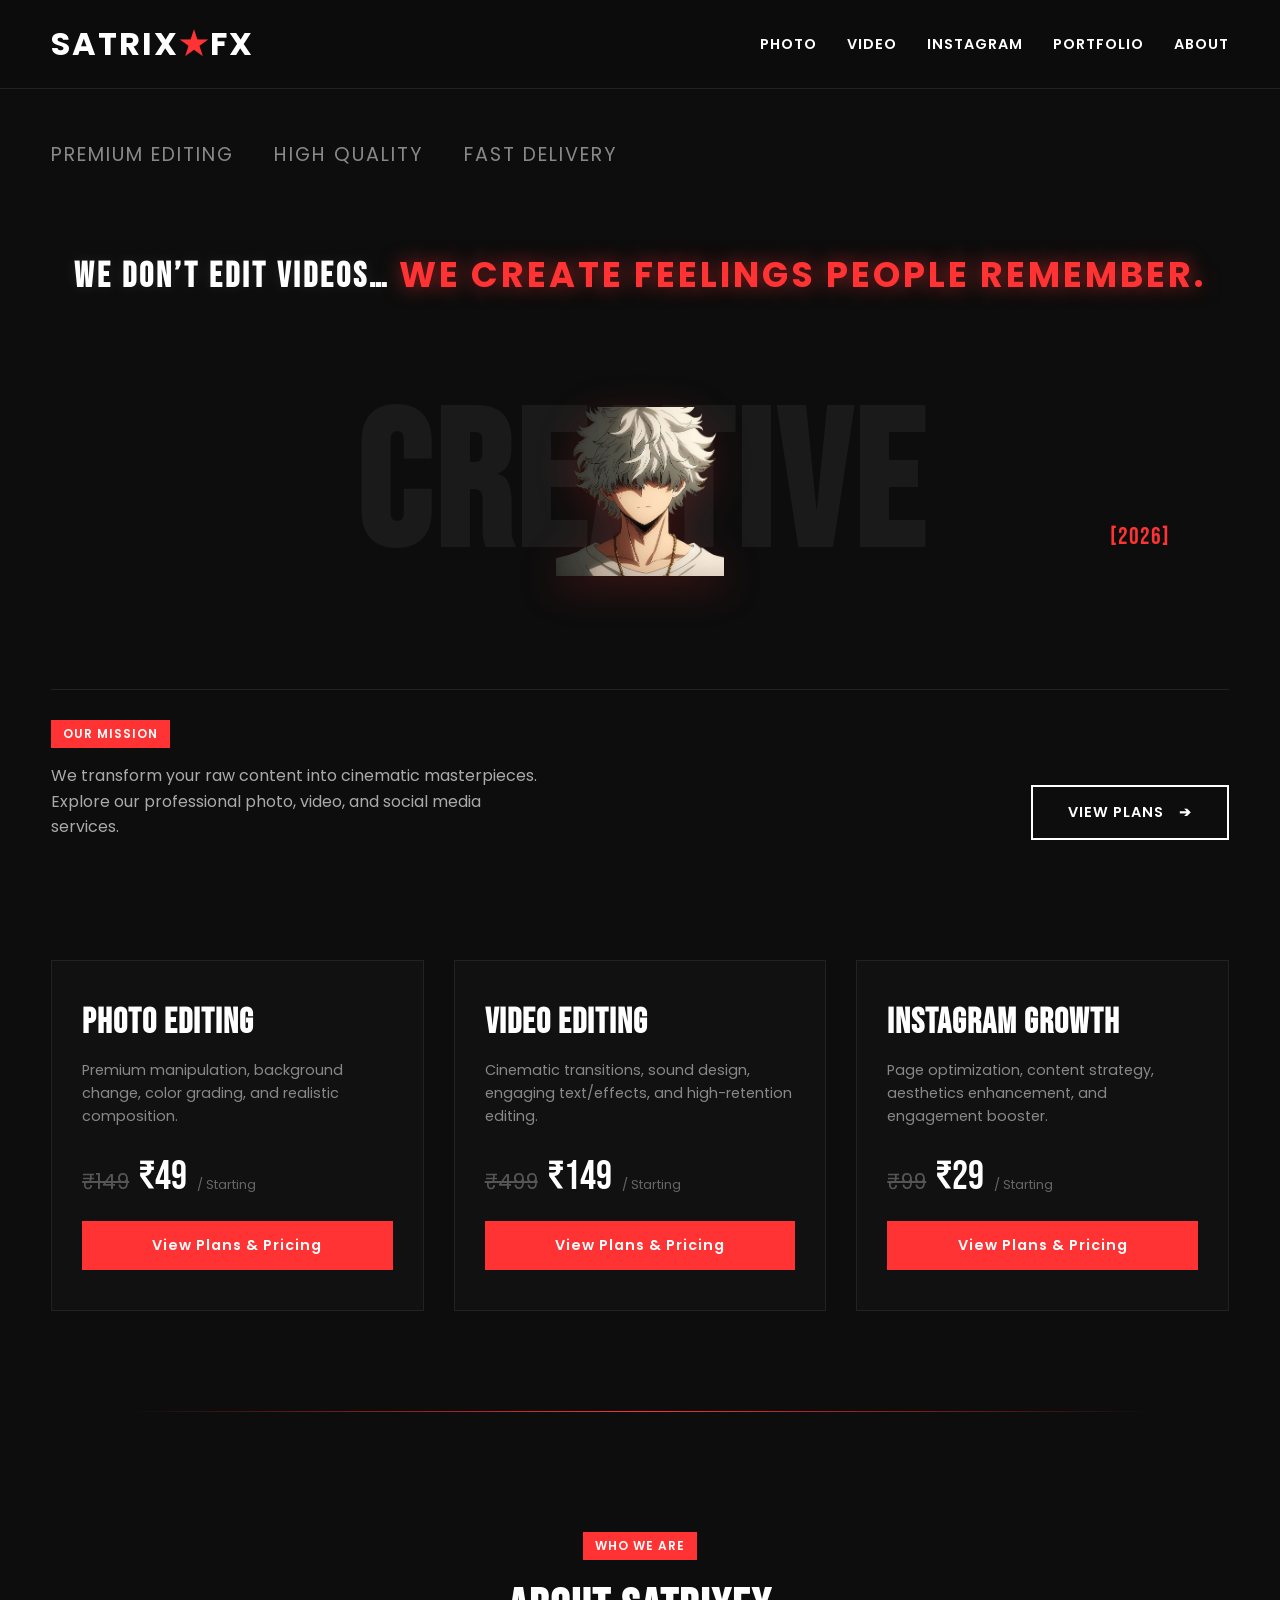
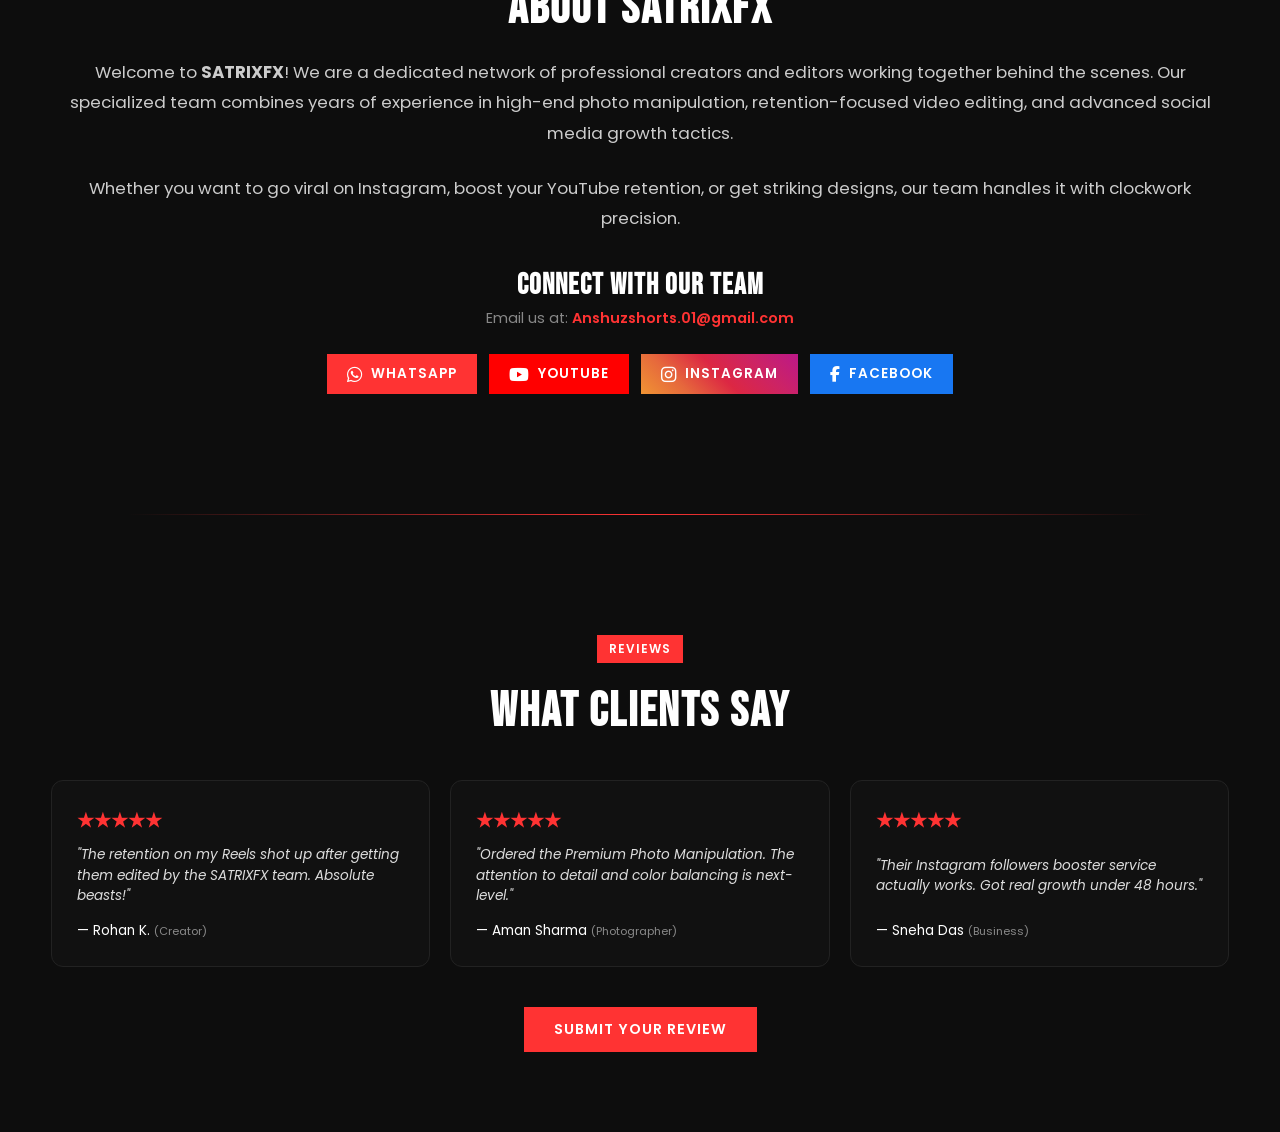
<file: index.html>
<!DOCTYPE html>
<html lang="en">
<head>
    <meta charset="UTF-8">
    <meta name="viewport" content="width=device-width, initial-scale=1.0">
    <title>SATRIXFX - Creative Agency</title>
    <link rel="stylesheet" href="style.css">
    <link href="https://fonts.googleapis.com/css2?family=Bebas+Neue&family=Poppins:wght@300;400;600&display=swap" rel="stylesheet">
    <link rel="stylesheet" href="https://cdnjs.cloudflare.com/ajax/libs/font-awesome/6.4.0/css/all.min.css">
    <style>
        html {
            scroll-behavior: smooth;
        }
        .premium-quote-box {
            width: 100%;
            text-align: center;
            margin-bottom: 20px;
            z-index: 10;
        }
        .premium-quote-box h2 {
            font-family: 'Bebas Neue', sans-serif;
            font-size: 2.2rem;
            letter-spacing: 3px;
            color: #ffffff;
            text-shadow: 0 0 15px rgba(255, 255, 255, 0.1);
            text-transform: uppercase;
            line-height: 1.3;
        }
        .premium-quote-box h2 span {
            color: #ff3333;
            text-shadow: 0 0 20px rgba(255, 51, 51, 0.6);
        }
        @media (max-width: 768px) {
            .premium-quote-box h2 {
                font-size: 1.4rem;
                letter-spacing: 1.5px;
                padding: 0 15px;
            }
        }
    </style>
</head>
<body>

    <header class="navbar">
        <div class="logo"><a href="index.html" style="color:inherit; text-decoration:none;">SATRIX<span>★</span>FX</a></div>
        
        <div class="menu-toggle" id="mobile-menu">
            <span></span>
            <span></span>
            <span></span>
        </div>

        <nav class="nav-links" id="nav-menu">
            <a href="photo.html">PHOTO</a>
            <a href="video.html">VIDEO</a>
            <a href="instagram.html">INSTAGRAM</a>
            <a href="portfolio.html">PORTFOLIO</a>
            <a href="about.html">ABOUT</a>
        </nav>
    </header>

    <main class="hero-container">
        <div class="cast-bar">
            <span>PREMIUM EDITING</span>
            <span>HIGH QUALITY</span>
            <span>FAST DELIVERY</span>
        </div>

        <div class="premium-quote-box">
            <h2>We don’t edit videos… <span>we create feelings people remember.</span></h2>
        </div>

        <div class="main-visual" style="margin-top: 10px;">
            <h1 class="bg-title">CREATIVE</h1>
            <img src="Picsart_26-05-30_20-10-36-364.png" alt="SATRIXFX Visual" class="character-img">
            <span class="year-badge">[2026]</span>
        </div>

        <section class="info-panel">
            <div class="panel-left">
                <div class="brand-badge">OUR MISSION</div>
                <p class="description">We transform your raw content into cinematic masterpieces. Explore our professional photo, video, and social media services.</p>
            </div>
            <div class="panel-right">
                <a href="#all-services" class="cta-btn">VIEW PLANS <span>➔</span></a>
            </div>
        </section>
    </main>

    <section class="services-container" id="all-services">
        <div class="service-card">
            <h2 class="service-title">PHOTO EDITING</h2>
            <p class="service-desc">Premium manipulation, background change, color grading, and realistic composition.</p>
            <div class="price-tag"><span class="old-price">₹149</span> ₹49<span class="per-service"> / Starting</span></div>
            <a href="photo.html" class="whatsapp-btn">View Plans & Pricing</a>
        </div>

        <div class="service-card">
            <h2 class="service-title">VIDEO EDITING</h2>
            <p class="service-desc">Cinematic transitions, sound design, engaging text/effects, and high-retention editing.</p>
            <div class="price-tag"><span class="old-price">₹499</span> ₹149<span class="per-service"> / Starting</span></div>
            <a href="video.html" class="whatsapp-btn">View Plans & Pricing</a>
        </div>

        <div class="service-card">
            <h2 class="service-title">INSTAGRAM GROWTH</h2>
            <p class="service-desc">Page optimization, content strategy, aesthetics enhancement, and engagement booster.</p>
            <div class="price-tag"><span class="old-price">₹99</span> ₹29<span class="per-service"> / Starting</span></div>
            <a href="instagram.html" class="whatsapp-btn">View Plans & Pricing</a>
        </div>
    </section>

    <hr style="border: 0; height: 1px; background: linear-gradient(to right, transparent, #ff3333, transparent); margin: 40px auto; max-width: 80%;" />

    <section class="home-section-scroll" id="home-about" style="text-align: center;">
        <div class="brand-badge" style="margin-bottom: 20px;">WHO WE ARE</div>
        <h2 style="font-family: 'Bebas Neue', sans-serif; font-size: 3rem; letter-spacing: 2px; margin-bottom: 20px;">ABOUT SATRIXFX</h2>
        
        <p style="font-size: 1.05rem; line-height: 1.8; color: #ccc; margin-bottom: 25px;">
            Welcome to <strong>SATRIXFX</strong>! We are a dedicated network of professional creators and editors working together behind the scenes. Our specialized team combines years of experience in high-end photo manipulation, retention-focused video editing, and advanced social media growth tactics.
        </p>
        <p style="font-size: 1.05rem; line-height: 1.8; color: #ccc; margin-bottom: 35px;">
            Whether you want to go viral on Instagram, boost your YouTube retention, or get striking designs, our team handles it with clockwork precision.
        </p>

        <h4 style="font-family: 'Bebas Neue', sans-serif; font-size: 1.8rem; letter-spacing: 1px; color: #fff; margin-bottom: 5px;">CONNECT WITH OUR TEAM</h4>
        <p style="color: #888; font-size: 0.9rem; margin-bottom: 25px;">Email us at: <a href="mailto:Anshuzshorts.01@gmail.com" style="color: #ff3333; text-decoration: none; font-weight: 600;">Anshuzshorts.01@gmail.com</a></p>

        <div style="display: flex; justify-content: center; align-items: center; gap: 12px; flex-wrap: wrap; margin-top: 20px;">
            <a href="https://wa.me/917061116240" target="_blank" class="whatsapp-btn" style="padding: 10px 20px; font-size: 0.85rem; display: inline-flex; align-items: center; gap: 8px;">
                <i class="fa-brands fa-whatsapp" style="font-size: 1.1rem;"></i> WHATSAPP
            </a>
            <a href="https://youtube.com/@satrixfx?si=AI3D6oIpqXQX8vYL" target="_blank" class="whatsapp-btn" style="padding: 10px 20px; font-size: 0.85rem; background: #ff0000; display: inline-flex; align-items: center; gap: 8px;">
                <i class="fa-brands fa-youtube" style="font-size: 1.1rem;"></i> YOUTUBE
            </a>
            <a href="https://www.instagram.com/satrixfx?igsh=cHRncHo0bWh2MG1n" target="_blank" class="whatsapp-btn" style="padding: 10px 20px; font-size: 0.85rem; background: linear-gradient(45deg, #f09433, #e6683c, #dc2743, #cc2366, #bc1888); display: inline-flex; align-items: center; gap: 8px;">
                <i class="fa-brands fa-instagram" style="font-size: 1.1rem;"></i> INSTAGRAM
            </a>
            <a href="https://www.facebook.com/share/1CraJXpLmk/" target="_blank" class="whatsapp-btn" style="padding: 10px 20px; font-size: 0.85rem; background: #1877f2; display: inline-flex; align-items: center; gap: 8px;">
                <i class="fa-brands fa-facebook-f" style="font-size: 1rem;"></i> FACEBOOK
            </a>
        </div>
    </section>

    <hr style="border: 0; height: 1px; background: linear-gradient(to right, transparent, #ff3333, transparent); margin: 40px auto; max-width: 80%;" />

    <section class="home-section-scroll" id="home-feedback">
        <div style="text-align: center; margin-bottom: 40px;">
            <div class="brand-badge" style="margin-bottom: 20px;">REVIEWS</div>
            <h2 style="font-family: 'Bebas Neue', sans-serif; font-size: 3rem; letter-spacing: 2px;"> WHAT CLIENTS SAY</h2>
        </div>

        <div style="display: grid; grid-template-columns: repeat(auto-fit, minmax(280px, 1fr)); gap: 20px;">
            <div class="service-card" style="padding: 25px; border-radius: 12px;">
                <h3 style="color: #ff3333; margin-bottom: 10px;">★★★★★</h3>
                <p style="font-style: italic; color: #ddd; font-size: 0.85rem; line-height: 1.5; margin-bottom: 15px;">"The retention on my Reels shot up after getting them edited by the SATRIXFX team. Absolute beasts!"</p>
                <div style="font-size: 0.85rem; color: #fff;">— Rohan K. <span style="font-size: 0.7rem; color: #888;">(Creator)</span></div>
            </div>

            <div class="service-card" style="padding: 25px; border-radius: 12px;">
                <h3 style="color: #ff3333; margin-bottom: 10px;">★★★★★</h3>
                <p style="font-style: italic; color: #ddd; font-size: 0.85rem; line-height: 1.5; margin-bottom: 15px;">"Ordered the Premium Photo Manipulation. The attention to detail and color balancing is next-level."</p>
                <div style="font-size: 0.85rem; color: #fff;">— Aman Sharma <span style="font-size: 0.7rem; color: #888;">(Photographer)</span></div>
            </div>

            <div class="service-card" style="padding: 25px; border-radius: 12px;">
                <h3 style="color: #ff3333; margin-bottom: 10px;">★★★★★</h3>
                <p style="font-style: italic; color: #ddd; font-size: 0.85rem; line-height: 1.5; margin-bottom: 15px;">"Their Instagram followers booster service actually works. Got real growth under 48 hours."</p>
                <div style="font-size: 0.85rem; color: #fff;">— Sneha Das <span style="font-size: 0.7rem; color: #888;">(Business)</span></div>
            </div>
        </div>

        <div style="text-align: center; margin-top: 40px;">
            <a href="https://wa.me/917061116240?text=Hi, I want to give a feedback about your service:" target="_blank" class="whatsapp-btn" style="display: inline-block; padding: 12px 30px;">SUBMIT YOUR REVIEW</a>
        </div>
    </section>

    <script>
        const mobileMenu = document.getElementById('mobile-menu');
        const navMenu = document.getElementById('nav-menu');
        const scrollLinks = document.querySelectorAll('.scroll-link');

        mobileMenu.addEventListener('click', () => {
            navMenu.classList.toggle('active');
        });

        scrollLinks.forEach(link => {
            link.addEventListener('click', () => {
                navMenu.classList.remove('active');
            });
        });
    </script>

</body>
</html>
</file>
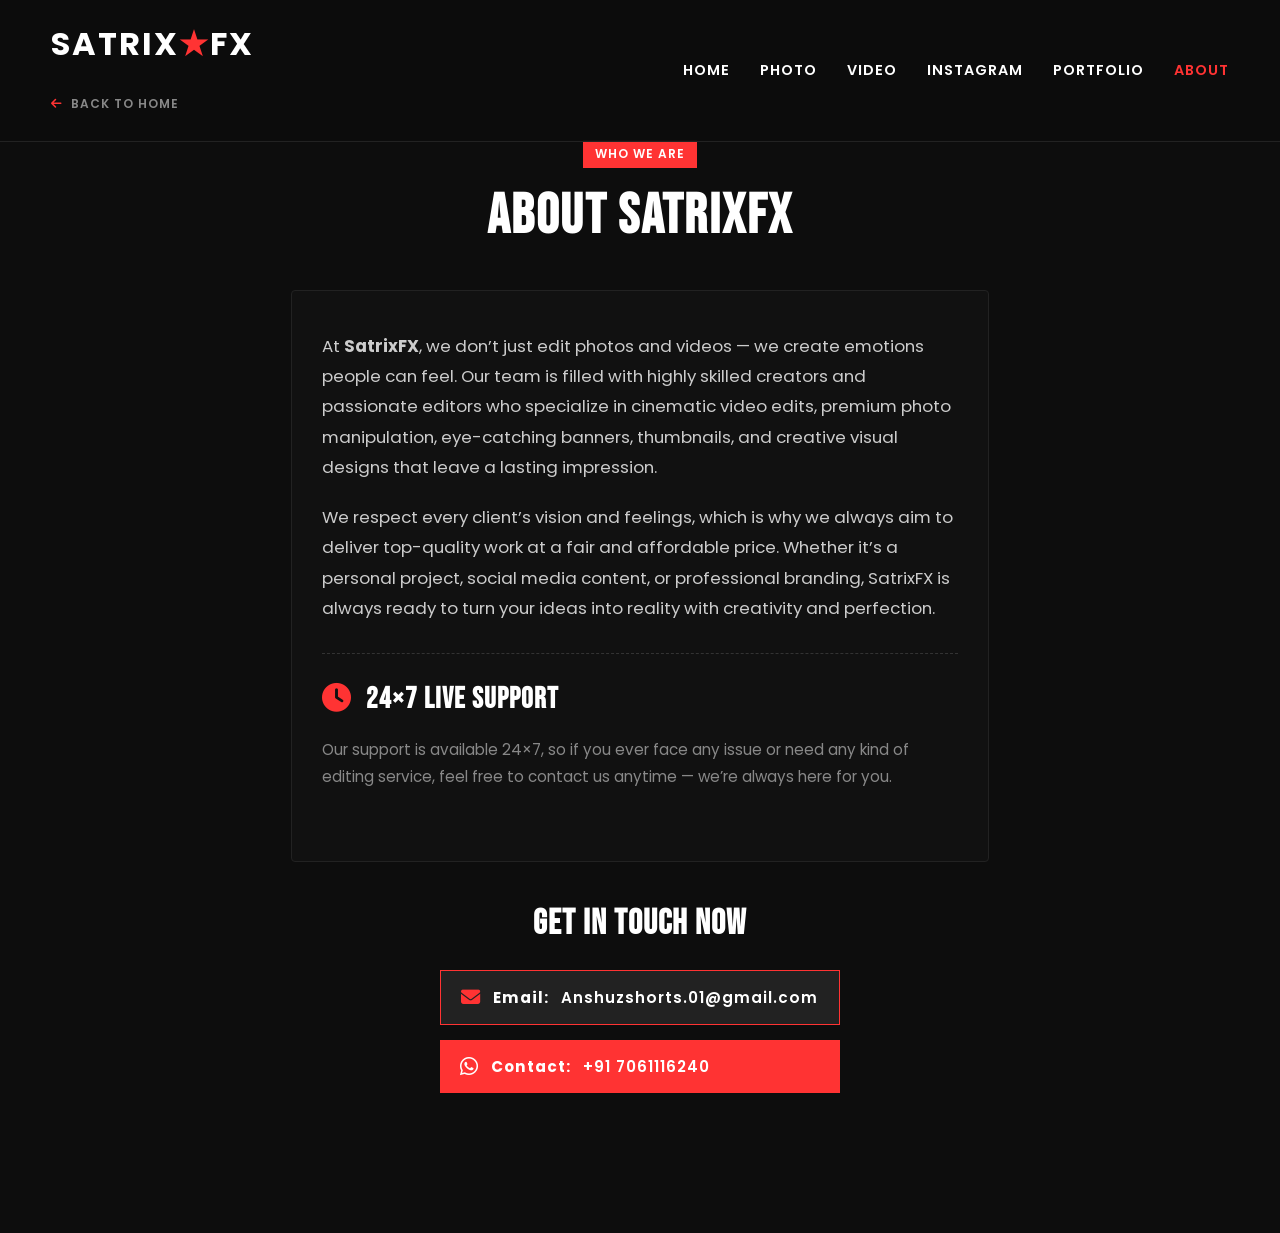
<file: about .html>
<!DOCTYPE html>
<html lang="en">
<head>
    <meta charset="UTF-8">
    <meta name="viewport" content="width=device-width, initial-scale=1.0">
    <title>About Us - SATRIXFX</title>
    <link rel="stylesheet" href="style.css">
    <link href="https://fonts.googleapis.com/css2?family=Bebas+Neue&family=Poppins:wght@300;400;600&display=swap" rel="stylesheet">
    <link rel="stylesheet" href="https://cdnjs.cloudflare.com/ajax/libs/font-awesome/6.4.0/css/all.min.css">
</head>
<body>

    <header class="navbar">
        <div class="logo">
            <a href="index.html" style="color:inherit; text-decoration:none;">SATRIX<span>★</span>FX</a>
            <div style="margin-top: 5px;"><a href="index.html" style="color: #888; text-decoration: none; font-size: 0.75rem; font-family: 'Poppins', sans-serif; letter-spacing: 1px; font-weight: 600;"><i class="fa-solid fa-arrow-left" style="color: #ff3333; margin-right: 4px;"></i> BACK TO HOME</a></div>
        </div>
        <div class="menu-toggle" id="mobile-menu">
            <span></span>
            <span></span>
            <span></span>
        </div>
        <nav class="nav-links" id="nav-menu">
            <a href="index.html">HOME</a>
            <a href="photo.html">PHOTO</a>
            <a href="video.html">VIDEO</a>
            <a href="instagram.html">INSTAGRAM</a>
            <a href="portfolio.html">PORTFOLIO</a>
            <a href="about.html" style="color: #ff3333;">ABOUT</a>
        </nav>
    </header>

    <main class="home-section-scroll" style="padding-top: 140px; max-width: 800px; margin: 0 auto;">
        <div style="text-align: center; margin-bottom: 40px;">
            <div class="brand-badge">WHO WE ARE</div>
            <h1 style="font-family: 'Bebas Neue', sans-serif; font-size: 3.5rem; letter-spacing: 2px;">ABOUT SATRIXFX</h1>
        </div>

        <div style="background: #111; border: 1px solid #222; padding: 40px 30px; line-height: 1.8; color: #ccc; font-size: 1.05rem; margin-bottom: 40px; border-radius: 4px;">
            <p style="margin-bottom: 20px;">
                At <strong>SatrixFX</strong>, we don’t just edit photos and videos — we create emotions people can feel. Our team is filled with highly skilled creators and passionate editors who specialize in cinematic video edits, premium photo manipulation, eye-catching banners, thumbnails, and creative visual designs that leave a lasting impression.
            </p>
            <p style="margin-bottom: 20px;">
                We respect every client’s vision and feelings, which is why we always aim to deliver top-quality work at a fair and affordable price. Whether it’s a personal project, social media content, or professional branding, SatrixFX is always ready to turn your ideas into reality with creativity and perfection.
            </p>
            
            <div style="border-top: 1px dashed #333; margin: 30px 0; padding-top: 20px;">
                <h3 style="font-family: 'Bebas Neue', sans-serif; font-size: 1.8rem; color: #fff; letter-spacing: 1px; margin-bottom: 10px;"><i class="fa-solid fa-clock" style="color: #ff3333; margin-right: 8px;"></i> 24×7 LIVE SUPPORT</h3>
                <p style="font-size: 0.95rem; color: #888;"> Our support is available 24×7, so if you ever face any issue or need any kind of editing service, feel free to contact us anytime — we’re always here for you.</p>
            </div>
        </div>

        <div style="text-align: center; margin-bottom: 60px;">
            <h2 style="font-family: 'Bebas Neue', sans-serif; font-size: 2.2rem; letter-spacing: 1px; margin-bottom: 25px;">GET IN TOUCH NOW</h2>
            
            <div style="display: flex; flex-direction: column; gap: 15px; max-width: 400px; margin: 0 auto;">
                <a href="mailto:Anshuzshorts.01@gmail.com" class="whatsapp-btn" style="background: #222; border: 1px solid #ff3333; font-size: 0.95rem; text-align: left; padding: 15px 20px; display: flex; align-items: center; gap: 12px;">
                    <i class="fa-solid fa-envelope" style="color: #ff3333; font-size: 1.2rem;"></i> <strong>Email:</strong> Anshuzshorts.01@gmail.com
                </a>
                <a href="https://wa.me/917061116240?text=Hi, I need assistance regarding your services." target="_blank" class="whatsapp-btn" style="font-size: 0.95rem; text-align: left; padding: 15px 20px; display: flex; align-items: center; gap: 12px;">
                    <i class="fa-brands fa-whatsapp" style="font-size: 1.3rem;"></i> <strong>Contact:</strong> +91 7061116240
                </a>
            </div>
        </div>
    </main>

    <script>
        const mobileMenu = document.getElementById('mobile-menu');
        const navMenu = document.getElementById('nav-menu');

        mobileMenu.addEventListener('click', () => {
            navMenu.classList.toggle('active');
        });
    </script>
</body>
</html>
</file>
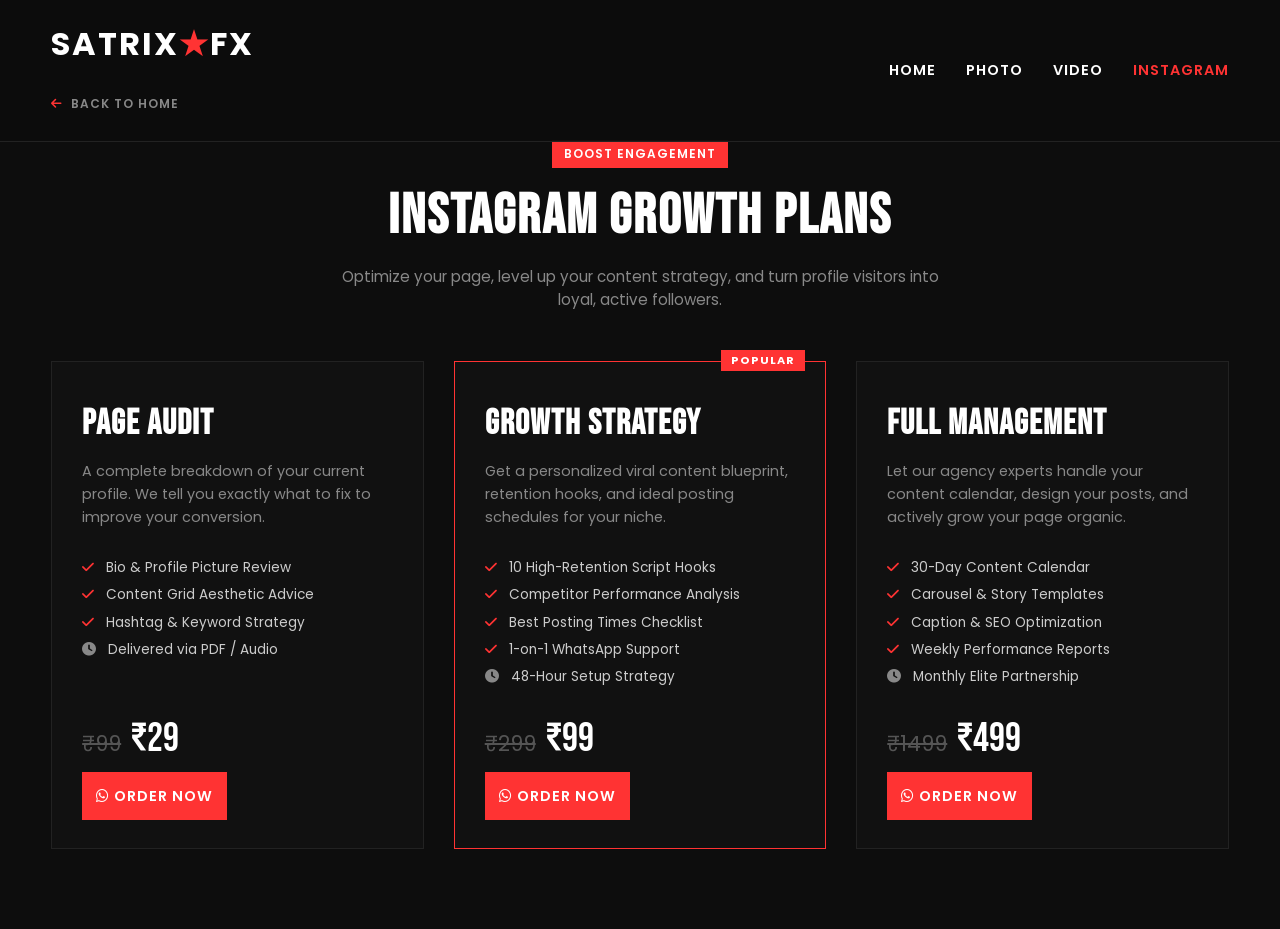
<file: instagram.html>
<!DOCTYPE html>
<html lang="en">
<head>
    <meta charset="UTF-8">
    <meta name="viewport" content="width=device-width, initial-scale=1.0">
    <title>Instagram Growth Plans - SATRIXFX</title>
    <link rel="stylesheet" href="style.css">
    <link href="https://fonts.googleapis.com/css2?family=Bebas+Neue&family=Poppins:wght@300;400;600&display=swap" rel="stylesheet">
    <link rel="stylesheet" href="https://cdnjs.cloudflare.com/ajax/libs/font-awesome/6.4.0/css/all.min.css">
</head>
<body>

    <header class="navbar">
        <div class="logo">
            <a href="index.html" style="color:inherit; text-decoration:none;">SATRIX<span>★</span>FX</a>
            <div style="margin-top: 5px;"><a href="index.html" style="color: #888; text-decoration: none; font-size: 0.75rem; font-family: 'Poppins', sans-serif; letter-spacing: 1px; font-weight: 600;"><i class="fa-solid fa-arrow-left" style="color: #ff3333; margin-right: 4px;"></i> BACK TO HOME</a></div>
        </div>
        <div class="menu-toggle" id="mobile-menu">
            <span></span>
            <span></span>
            <span></span>
        </div>
        <nav class="nav-links" id="nav-menu">
            <a href="index.html">HOME</a>
            <a href="photo.html">PHOTO</a>
            <a href="video.html">VIDEO</a>
            <a href="instagram.html" style="color: #ff3333;">INSTAGRAM</a>
        </nav>
    </header>

    <main class="home-section-scroll" style="padding-top: 140px;">
        <div style="text-align: center; margin-bottom: 50px;">
            <div class="brand-badge">BOOST ENGAGEMENT</div>
            <h1 style="font-family: 'Bebas Neue', sans-serif; font-size: 3.5rem; letter-spacing: 2px;">INSTAGRAM GROWTH PLANS</h1>
            <p style="color: #888; max-width: 600px; margin: 15px auto 0 auto; font-size: 0.95rem;">Optimize your page, level up your content strategy, and turn profile visitors into loyal, active followers.</p>
        </div>

        <div class="services-container" style="padding: 0;">
            <div class="service-card">
                <div>
                    <h2 class="service-title">PAGE AUDIT</h2>
                    <p class="service-desc">A complete breakdown of your current profile. We tell you exactly what to fix to improve your conversion.</p>
                    <ul style="list-style: none; color: #ccc; font-size: 0.85rem; margin-bottom: 25px; line-height: 2;">
                        <li><i class="fa-solid fa-check" style="color: #ff3333; margin-right: 8px;"></i> Bio & Profile Picture Review</li>
                        <li><i class="fa-solid fa-check" style="color: #ff3333; margin-right: 8px;"></i> Content Grid Aesthetic Advice</li>
                        <li><i class="fa-solid fa-check" style="color: #ff3333; margin-right: 8px;"></i> Hashtag & Keyword Strategy</li>
                        <li><i class="fa-solid fa-clock" style="color: #888; margin-right: 8px;"></i> Delivered via PDF / Audio</li>
                    </ul>
                </div>
                <div>
                    <div class="price-tag"><span class="old-price">₹99</span> ₹29</div>
                    <a href="https://wa.me/917061116240?text=Hi, I want to order the Instagram Page Audit Plan (₹29)" target="_blank" class="whatsapp-btn"><i class="fa-brands fa-whatsapp"></i> ORDER NOW</a>
                </div>
            </div>

            <div class="service-card" style="border-color: #ff3333; position: relative;">
                <div style="position: absolute; top: -12px; right: 20px; background: #ff3333; color: #fff; font-size: 0.7rem; font-weight: bold; padding: 2px 10px; letter-spacing: 1px;">POPULAR</div>
                <div>
                    <h2 class="service-title">GROWTH STRATEGY</h2>
                    <p class="service-desc">Get a personalized viral content blueprint, retention hooks, and ideal posting schedules for your niche.</p>
                    <ul style="list-style: none; color: #ccc; font-size: 0.85rem; margin-bottom: 25px; line-height: 2;">
                        <li><i class="fa-solid fa-check" style="color: #ff3333; margin-right: 8px;"></i> 10 High-Retention Script Hooks</li>
                        <li><i class="fa-solid fa-check" style="color: #ff3333; margin-right: 8px;"></i> Competitor Performance Analysis</li>
                        <li><i class="fa-solid fa-check" style="color: #ff3333; margin-right: 8px;"></i> Best Posting Times Checklist</li>
                        <li><i class="fa-solid fa-check" style="color: #ff3333; margin-right: 8px;"></i> 1-on-1 WhatsApp Support</li>
                        <li><i class="fa-solid fa-clock" style="color: #888; margin-right: 8px;"></i> 48-Hour Setup Strategy</li>
                    </ul>
                </div>
                <div>
                    <div class="price-tag"><span class="old-price">₹299</span> ₹99</div>
                    <a href="https://wa.me/917061116240?text=Hi, I want to order the Instagram Growth Strategy Plan (₹99)" target="_blank" class="whatsapp-btn"><i class="fa-brands fa-whatsapp"></i> ORDER NOW</a>
                </div>
            </div>

            <div class="service-card">
                <div>
                    <h2 class="service-title">FULL MANAGEMENT</h2>
                    <p class="service-desc">Let our agency experts handle your content calendar, design your posts, and actively grow your page organic.</p>
                    <ul style="list-style: none; color: #ccc; font-size: 0.85rem; margin-bottom: 25px; line-height: 2;">
                        <li><i class="fa-solid fa-check" style="color: #ff3333; margin-right: 8px;"></i> 30-Day Content Calendar</li>
                        <li><i class="fa-solid fa-check" style="color: #ff3333; margin-right: 8px;"></i> Carousel & Story Templates</li>
                        <li><i class="fa-solid fa-check" style="color: #ff3333; margin-right: 8px;"></i> Caption & SEO Optimization</li>
                        <li><i class="fa-solid fa-check" style="color: #ff3333; margin-right: 8px;"></i> Weekly Performance Reports</li>
                        <li><i class="fa-solid fa-clock" style="color: #888; margin-right: 8px;"></i> Monthly Elite Partnership</li>
                    </ul>
                </div>
                <div>
                    <div class="price-tag"><span class="old-price">₹1499</span> ₹499</div>
                    <a href="https://wa.me/917061116240?text=Hi, I want to order the Instagram Full Management Plan (₹499)" target="_blank" class="whatsapp-btn"><i class="fa-brands fa-whatsapp"></i> ORDER NOW</a>
                </div>
            </div>
        </div>
    </main>

    <script>
        const mobileMenu = document.getElementById('mobile-menu');
        const navMenu = document.getElementById('nav-menu');

        mobileMenu.addEventListener('click', () => {
            navMenu.classList.toggle('active');
        });
    </script>
</body>
</html>
</file>
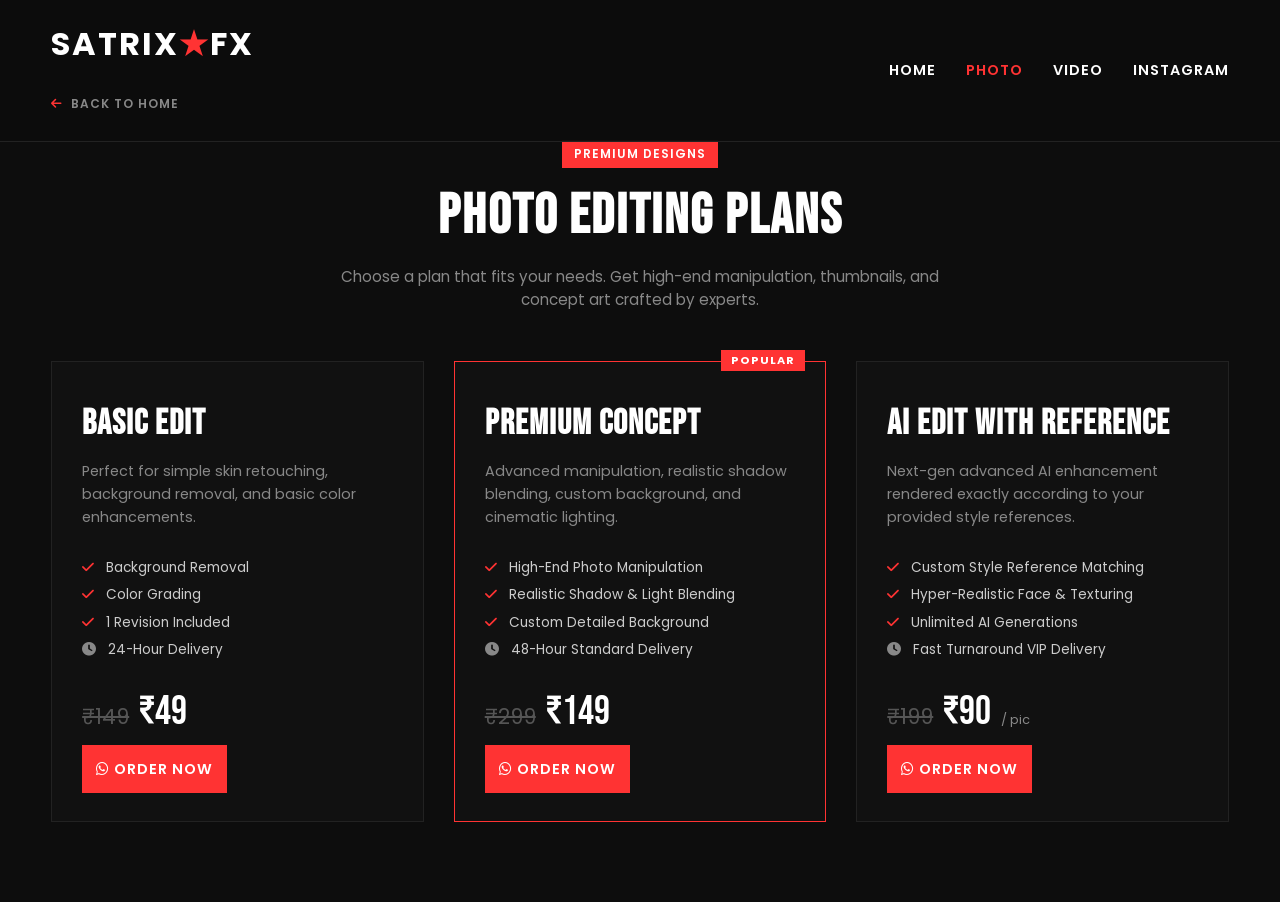
<file: photo.html>
<!DOCTYPE html>
<html lang="en">
<head>
    <meta charset="UTF-8">
    <meta name="viewport" content="width=device-width, initial-scale=1.0">
    <title>Photo Editing Plans - SATRIXFX</title>
    <link rel="stylesheet" href="style.css">
    <link href="https://fonts.googleapis.com/css2?family=Bebas+Neue&family=Poppins:wght@300;400;600&display=swap" rel="stylesheet">
    <link rel="stylesheet" href="https://cdnjs.cloudflare.com/ajax/libs/font-awesome/6.4.0/css/all.min.css">
</head>
<body>

    <header class="navbar">
        <div class="logo">
            <a href="index.html" style="color:inherit; text-decoration:none;">SATRIX<span>★</span>FX</a>
            <div style="margin-top: 5px;"><a href="index.html" style="color: #888; text-decoration: none; font-size: 0.75rem; font-family: 'Poppins', sans-serif; letter-spacing: 1px; font-weight: 600;"><i class="fa-solid fa-arrow-left" style="color: #ff3333; margin-right: 4px;"></i> BACK TO HOME</a></div>
        </div>
        <div class="menu-toggle" id="mobile-menu">
            <span></span>
            <span></span>
            <span></span>
        </div>
        <nav class="nav-links" id="nav-menu">
            <a href="index.html">HOME</a>
            <a href="photo.html" style="color: #ff3333;">PHOTO</a>
            <a href="video.html">VIDEO</a>
            <a href="instagram.html">INSTAGRAM</a>
        </nav>
    </header>

    <main class="home-section-scroll" style="padding-top: 140px;">
        <div style="text-align: center; margin-bottom: 50px;">
            <div class="brand-badge">PREMIUM DESIGNS</div>
            <h1 style="font-family: 'Bebas Neue', sans-serif; font-size: 3.5rem; letter-spacing: 2px;">PHOTO EDITING PLANS</h1>
            <p style="color: #888; max-width: 600px; margin: 15px auto 0 auto; font-size: 0.95rem;">Choose a plan that fits your needs. Get high-end manipulation, thumbnails, and concept art crafted by experts.</p>
        </div>

        <div class="services-container" style="padding: 0;">
            <div class="service-card">
                <div>
                    <h2 class="service-title">BASIC EDIT</h2>
                    <p class="service-desc">Perfect for simple skin retouching, background removal, and basic color enhancements.</p>
                    <ul style="list-style: none; color: #ccc; font-size: 0.85rem; margin-bottom: 25px; line-height: 2;">
                        <li><i class="fa-solid fa-check" style="color: #ff3333; margin-right: 8px;"></i> Background Removal</li>
                        <li><i class="fa-solid fa-check" style="color: #ff3333; margin-right: 8px;"></i> Color Grading</li>
                        <li><i class="fa-solid fa-check" style="color: #ff3333; margin-right: 8px;"></i> 1 Revision Included</li>
                        <li><i class="fa-solid fa-clock" style="color: #888; margin-right: 8px;"></i> 24-Hour Delivery</li>
                    </ul>
                </div>
                <div>
                    <div class="price-tag"><span class="old-price">₹149</span> ₹49</div>
                    <a href="https://wa.me/917061116240?text=Hi, I want to order the Basic Photo Edit Plan (₹49)" target="_blank" class="whatsapp-btn"><i class="fa-brands fa-whatsapp"></i> ORDER NOW</a>
                </div>
            </div>

            <div class="service-card" style="border-color: #ff3333; position: relative;">
                <div style="position: absolute; top: -12px; right: 20px; background: #ff3333; color: #fff; font-size: 0.7rem; font-weight: bold; padding: 2px 10px; letter-spacing: 1px;">POPULAR</div>
                <div>
                    <h2 class="service-title">PREMIUM CONCEPT</h2>
                    <p class="service-desc">Advanced manipulation, realistic shadow blending, custom background, and cinematic lighting.</p>
                    <ul style="list-style: none; color: #ccc; font-size: 0.85rem; margin-bottom: 25px; line-height: 2;">
                        <li><i class="fa-solid fa-check" style="color: #ff3333; margin-right: 8px;"></i> High-End Photo Manipulation</li>
                        <li><i class="fa-solid fa-check" style="color: #ff3333; margin-right: 8px;"></i> Realistic Shadow & Light Blending</li>
                        <li><i class="fa-solid fa-check" style="color: #ff3333; margin-right: 8px;"></i> Custom Detailed Background</li>
                        <li><i class="fa-solid fa-clock" style="color: #888; margin-right: 8px;"></i> 48-Hour Standard Delivery</li>
                    </ul>
                </div>
                <div>
                    <div class="price-tag"><span class="old-price">₹299</span> ₹149</div>
                    <a href="https://wa.me/917061116240?text=Hi, I want to order the Premium Concept Photo Plan (₹149)" target="_blank" class="whatsapp-btn"><i class="fa-brands fa-whatsapp"></i> ORDER NOW</a>
                </div>
            </div>

            <div class="service-card">
                <div>
                    <h2 class="service-title">AI EDIT WITH REFERENCE</h2>
                    <p class="service-desc">Next-gen advanced AI enhancement rendered exactly according to your provided style references.</p>
                    <ul style="list-style: none; color: #ccc; font-size: 0.85rem; margin-bottom: 25px; line-height: 2;">
                        <li><i class="fa-solid fa-check" style="color: #ff3333; margin-right: 8px;"></i> Custom Style Reference Matching</li>
                        <li><i class="fa-solid fa-check" style="color: #ff3333; margin-right: 8px;"></i> Hyper-Realistic Face & Texturing</li>
                        <li><i class="fa-solid fa-check" style="color: #ff3333; margin-right: 8px;"></i> Unlimited AI Generations</li>
                        <li><i class="fa-solid fa-clock" style="color: #888; margin-right: 8px;"></i> Fast Turnaround VIP Delivery</li>
                    </ul>
                </div>
                <div>
                    <div class="price-tag"><span class="old-price">₹199</span> ₹90 <span style="font-size: 0.8rem; color: #888; font-family: 'Poppins';"> / pic</span></div>
                    <a href="https://wa.me/917061116240?text=Hi, I want to order the AI Edit with Reference Plan (₹90 per pic)" target="_blank" class="whatsapp-btn"><i class="fa-brands fa-whatsapp"></i> ORDER NOW</a>
                </div>
            </div>
        </div>
    </main>

    <script>
        const mobileMenu = document.getElementById('mobile-menu');
        const navMenu = document.getElementById('nav-menu');

        mobileMenu.addEventListener('click', () => {
            navMenu.classList.toggle('active');
        });
    </script>
</body>
</html>
</file>
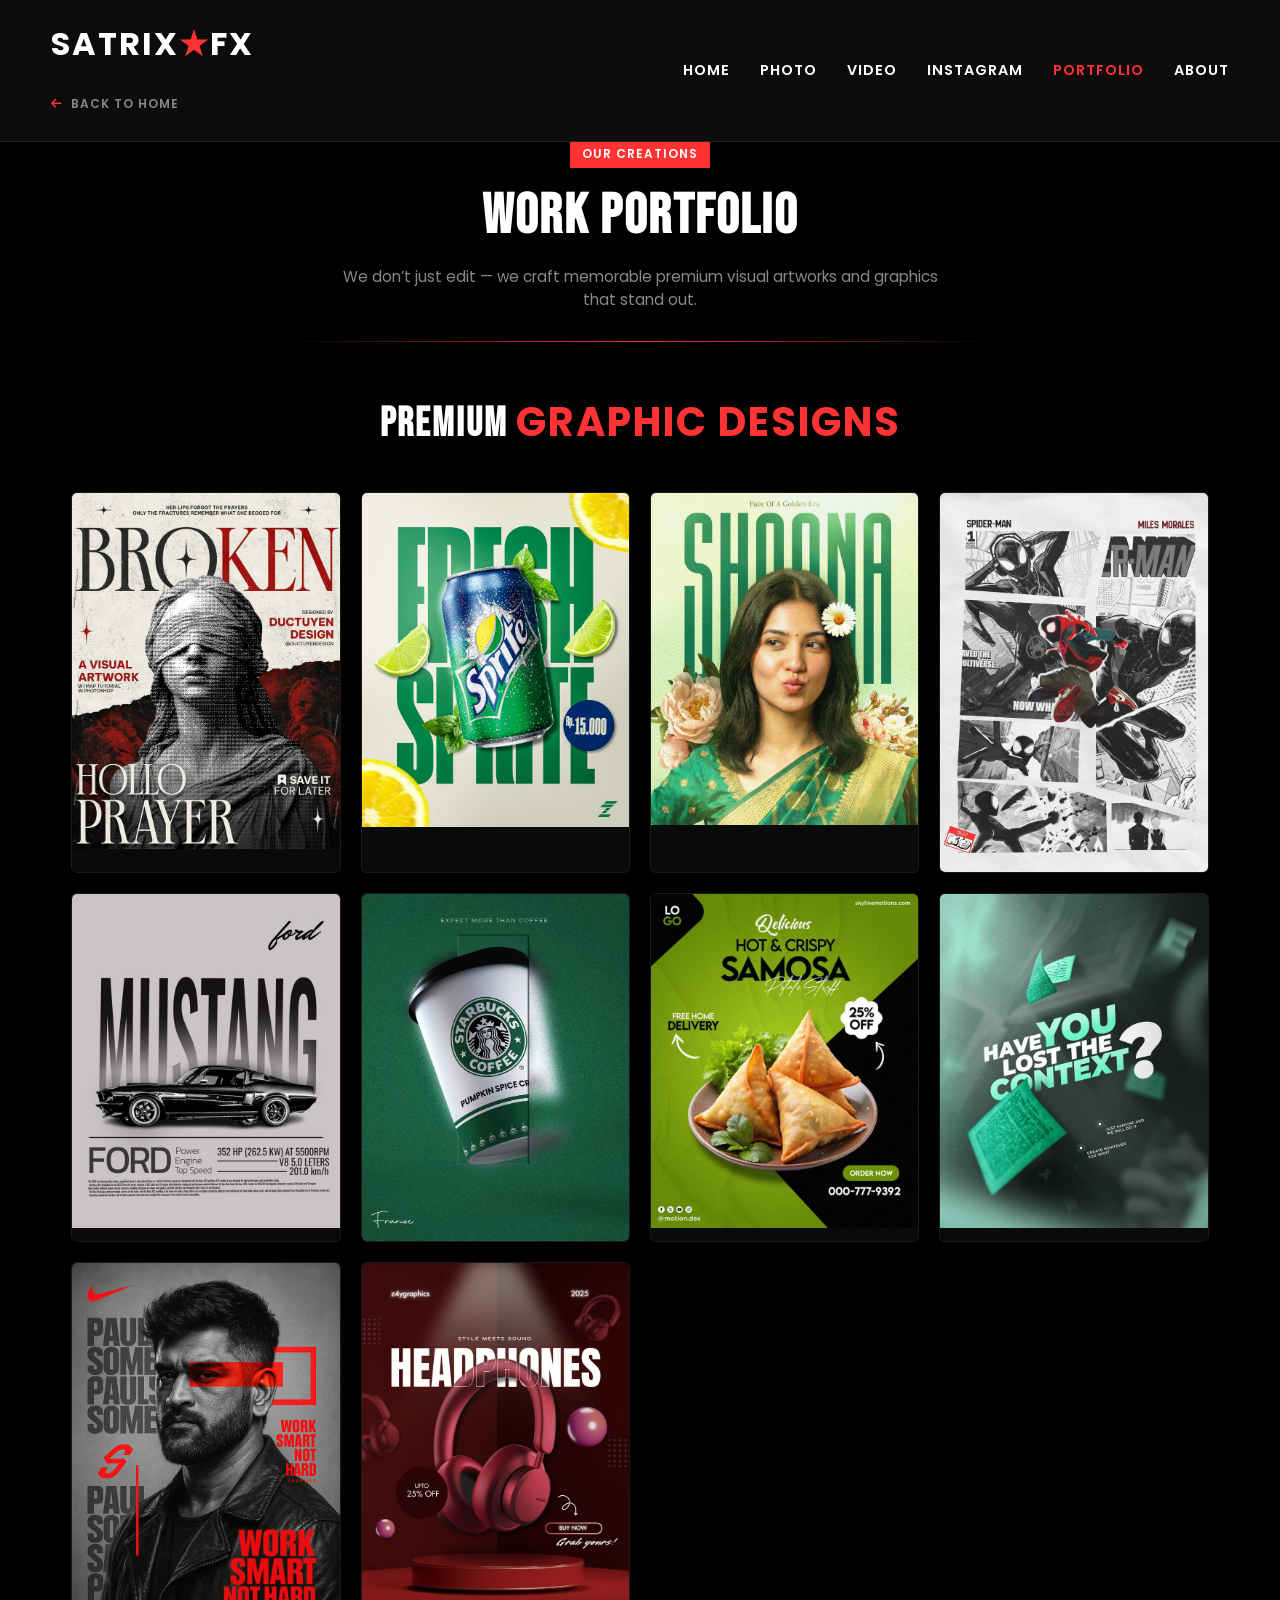
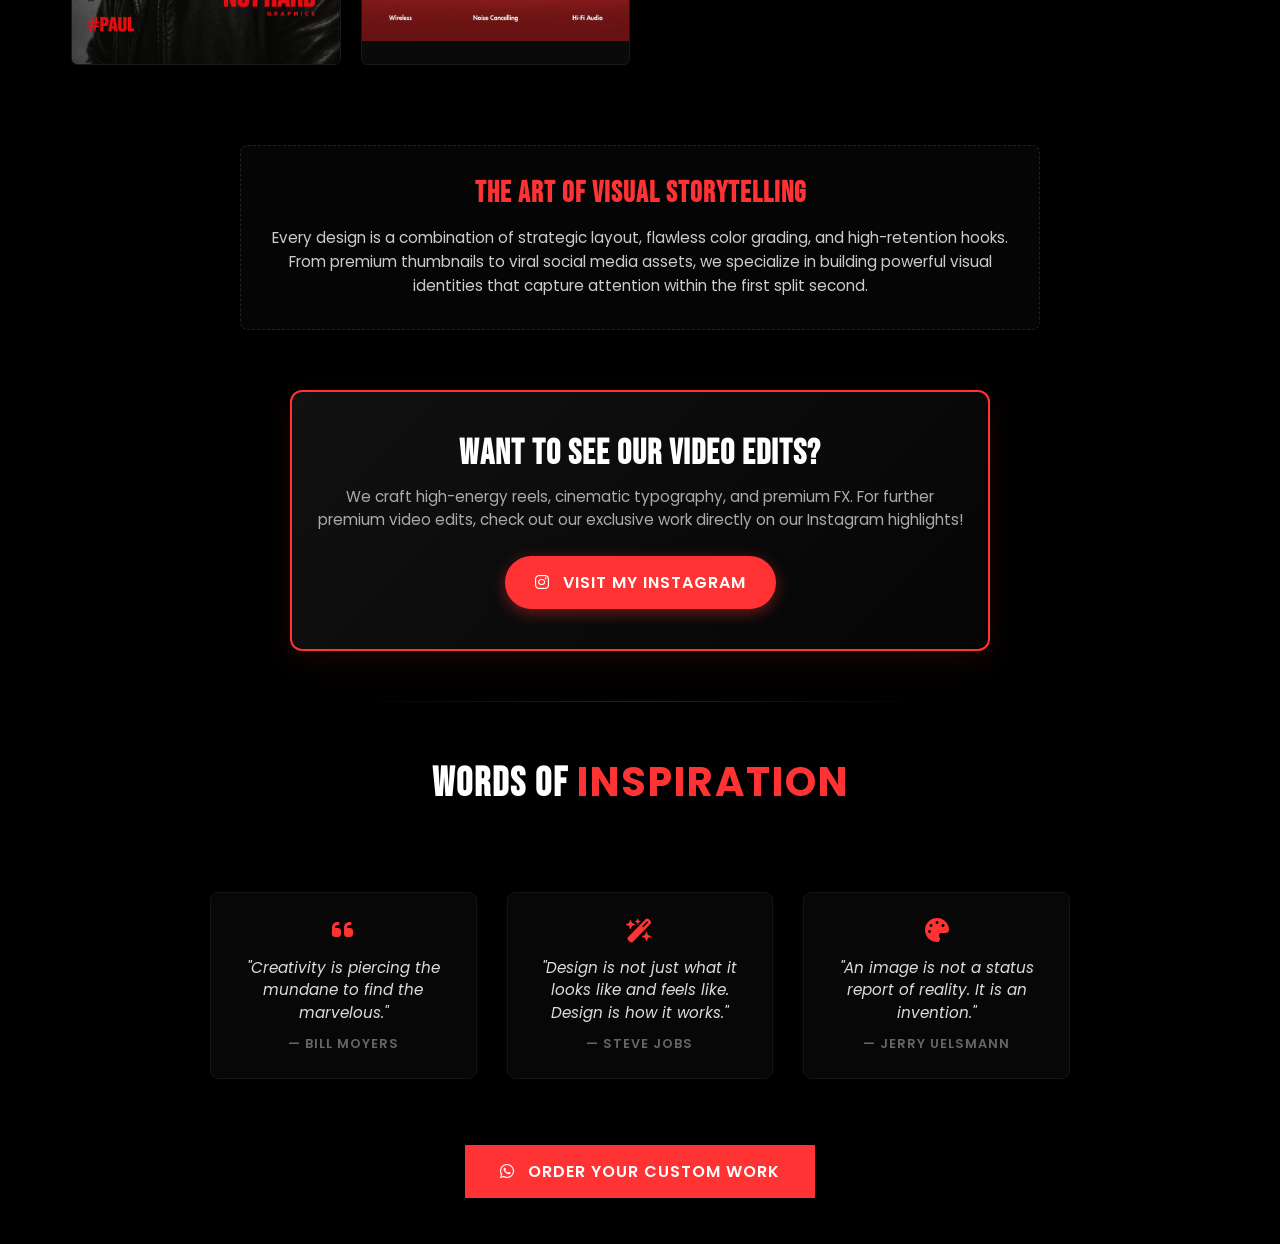
<file: portfolio.html>
<!DOCTYPE html>
<html lang="en">
<head>
    <meta charset="UTF-8">
    <meta name="viewport" content="width=device-width, initial-scale=1.0">
    <title>Our Portfolio - SATRIXFX</title>
    <link rel="stylesheet" href="style.css">
    <link href="https://fonts.googleapis.com/css2?family=Bebas+Neue&family=Poppins:wght@300;400;600&display=swap" rel="stylesheet">
    <link rel="stylesheet" href="https://cdnjs.cloudflare.com/ajax/libs/font-awesome/6.4.0/css/all.min.css">
    <style>
        body {
            background-color: #000000;
            color: #ffffff;
            font-family: 'Poppins', sans-serif;
        }
        .section-title {
            font-family: 'Bebas Neue', sans-serif;
            font-size: 2.5rem;
            letter-spacing: 2px;
            text-align: center;
            margin: 50px 0 20px 0;
            color: #fff;
            text-transform: uppercase;
        }
        .section-title span {
            color: #ff3333;
        }

        /* इमेज गैलरी ग्रिड स्टाइल */
        .gallery-grid {
            display: grid;
            grid-template-columns: repeat(auto-fit, minmax(260px, 1fr));
            gap: 20px;
            padding: 20px;
            max-width: 1200px;
            margin: 0 auto;
        }
        .gallery-card {
            background: #0a0a0a;
            border: 1px solid #1a1a1a;
            border-radius: 6px;
            overflow: hidden;
            transition: all 0.3s ease;
        }
        .gallery-card:hover {
            border-color: #ff3333;
            transform: scale(1.02);
            box-shadow: 0 8px 25px rgba(255, 51, 51, 0.25);
        }
        .gallery-card img {
            width: 100%;
            height: auto;
            display: block;
        }

        /* न्यू इंफोग्राफिक सेक्शन स्टाइल */
        .about-editing {
            max-width: 800px;
            margin: 60px auto;
            padding: 30px;
            background: #050505;
            border: 1px dashed #222;
            border-radius: 8px;
            text-align: center;
        }
        .about-editing h3 {
            font-family: 'Bebas Neue', sans-serif;
            font-size: 1.8rem;
            color: #ff3333;
            letter-spacing: 1px;
            margin-bottom: 15px;
        }
        .about-editing p {
            font-size: 0.95rem;
            color: #ccc;
            line-height: 1.6;
        }

        /* इंस्टाग्राम बॉक्स */
        .instagram-redirect-box {
            background: linear-gradient(135deg, #111 0%, #050505 100%);
            border: 2px solid #ff3333;
            border-radius: 12px;
            padding: 40px 20px;
            max-width: 700px;
            margin: 50px auto;
            text-align: center;
            box-shadow: 0 10px 30px rgba(255, 51, 51, 0.1);
        }
        .instagram-redirect-box h3 {
            font-family: 'Bebas Neue', sans-serif;
            font-size: 2.2rem;
            letter-spacing: 1px;
            margin-bottom: 10px;
        }
        .instagram-redirect-box p {
            color: #aaa;
            font-size: 0.95rem;
            margin-bottom: 25px;
        }
        .insta-btn {
            display: inline-block;
            background: #ff3333;
            color: #fff;
            padding: 14px 30px;
            font-weight: 600;
            font-size: 1rem;
            border-radius: 30px;
            text-decoration: none;
            letter-spacing: 1px;
            transition: all 0.3s ease;
            box-shadow: 0 4px 15px rgba(255, 51, 51, 0.4);
        }
        .insta-btn:hover {
            background: #fff;
            color: #000;
            transform: translateY(-3px);
            box-shadow: 0 6px 20px rgba(255, 255, 255, 0.4);
        }

        /* कोट्स सेक्शन स्टाइल */
        .quotes-container {
            max-width: 900px;
            margin: 60px auto;
            padding: 20px;
            display: grid;
            grid-template-columns: repeat(auto-fit, minmax(250px, 1fr));
            gap: 30px;
            text-align: center;
        }
        .quote-card {
            background: #070707;
            border: 1px solid #151515;
            padding: 25px;
            border-radius: 8px;
            position: relative;
            transition: border-color 0.3s ease;
        }
        .quote-card:hover {
            border-color: #ff3333;
        }
        .quote-card i.quote-icon {
            color: #ff3333;
            font-size: 1.5rem;
            margin-bottom: 15px;
            display: block;
        }
        .quote-text {
            font-style: italic;
            font-size: 0.95rem;
            color: #ddd;
            line-height: 1.5;
            margin-bottom: 10px;
        }
        .quote-author {
            font-size: 0.8rem;
            color: #666;
            text-transform: uppercase;
            letter-spacing: 1px;
            font-weight: 600;
        }
    </style>
</head>
<body>

    <header class="navbar">
        <div class="logo">
            <a href="index.html" style="color:inherit; text-decoration:none;">SATRIX<span>★</span>FX</a>
            <div style="margin-top: 5px;"><a href="index.html" style="color: #888; text-decoration: none; font-size: 0.75rem; font-family: 'Poppins', sans-serif; letter-spacing: 1px; font-weight: 600;"><i class="fa-solid fa-arrow-left" style="color: #ff3333; margin-right: 4px;"></i> BACK TO HOME</a></div>
        </div>
        <div class="menu-toggle" id="mobile-menu">
            <span></span>
            <span></span>
            <span></span>
        </div>
        <nav class="nav-links" id="nav-menu">
            <a href="index.html">HOME</a>
            <a href="photo.html">PHOTO</a>
            <a href="video.html">VIDEO</a>
            <a href="instagram.html">INSTAGRAM</a>
            <a href="portfolio.html" style="color: #ff3333;">PORTFOLIO</a>
            <a href="about.html">ABOUT</a>
        </nav>
    </header>

    <main class="home-section-scroll" style="padding-top: 140px; padding-bottom: 60px;">
        <div style="text-align: center; margin-bottom: 30px;">
            <div class="brand-badge">OUR CREATIONS</div>
            <h1 style="font-family: 'Bebas Neue', sans-serif; font-size: 3.5rem; letter-spacing: 2px;">WORK PORTFOLIO</h1>
            <p style="color: #888; max-width: 600px; margin: 15px auto 0 auto; font-size: 0.95rem;">
                We don’t just edit — we craft memorable premium visual artworks and graphics that stand out.
            </p>
        </div>

        <hr style="border: 0; height: 1px; background: linear-gradient(to right, transparent, #ff3333, transparent); margin: 20px auto; max-width: 60%;" />

        <h2 class="section-title">PREMIUM <span>GRAPHIC DESIGNS</span></h2>

        <div class="gallery-grid">
            <div class="gallery-card">
                <img src="d4b8f9a965ada05816219f382658885b.jpg" alt="Graphic Edit 1">
            </div>
            <div class="gallery-card">
                <img src="14e1b04d2f6a3bd6d409f85a1ad08164.jpg" alt="Graphic Edit 2">
            </div>
            <div class="gallery-card">
                <img src="29a779733b2062887d629846a7a108c5.jpg" alt="Graphic Edit 3">
            </div>
            <div class="gallery-card">
                <img src="f11478845bfd43df4722e1bbbeb53527.jpg" alt="Graphic Edit 4">
            </div>
            <div class="gallery-card">
                <img src="a9eea3a01927a1fc7fc8251a6d203f53.jpg" alt="Graphic Edit 5">
            </div>
            <div class="gallery-card">
                <img src="bac9afa9f478656c6d3b848471bdbc89.jpg" alt="Graphic Edit 6">
            </div>
            <div class="gallery-card">
                <img src="010384d73b1dd61f5b2bd0494e3e5d28.jpg" alt="Graphic Edit 7">
            </div>
            <div class="gallery-card">
                <img src="6471ac97b060bd5076e944047dd6665f.jpg" alt="Graphic Edit 8">
            </div>
            <div class="gallery-card">
                <img src="c5182c8f9ccdada854c123debaa6b9c0.jpg" alt="Graphic Edit 9">
            </div>
            <div class="gallery-card">
                <img src="085803d7b2457409637d9dc462aca089.jpg" alt="Graphic Edit 10">
            </div>
        </div>

        <div class="about-editing">
            <h3>THE ART OF VISUAL STORYTELLING</h3>
            <p>
                Every design is a combination of strategic layout, flawless color grading, and high-retention hooks. From premium thumbnails to viral social media assets, we specialize in building powerful visual identities that capture attention within the first split second.
            </p>
        </div>

        <div class="instagram-redirect-box">
            <h3>WANT TO SEE OUR VIDEO EDITS?</h3>
            <p>We craft high-energy reels, cinematic typography, and premium FX. For further premium video edits, check out our exclusive work directly on our Instagram highlights!</p>
            <a href="https://www.instagram.com/s/aGlnaGxpZ2h0OjE4MDk2MTUyMDU0NTg0MTQ2?story_media_id=3910479641811251797_24043495424&igsh=MTg2NnloOG1pODlrMA==" target="_blank" class="insta-btn">
                <i class="fa-brands fa-instagram" style="margin-right: 8px;"></i> VISIT MY INSTAGRAM
            </a>
        </div>

        <hr style="border: 0; height: 1px; background: linear-gradient(to right, transparent, #222, transparent); margin: 40px auto; max-width: 50%;" />

        <h2 class="section-title">WORDS OF <span>INSPIRATION</span></h2>
        <div class="quotes-container">
            <div class="quote-card">
                <i class="fa-solid fa-quote-left quote-icon"></i>
                <p class="quote-text">"Creativity is piercing the mundane to find the marvelous."</p>
                <p class="quote-author">— Bill Moyers</p>
            </div>
            <div class="quote-card">
                <i class="fa-solid fa-wand-magic-sparkles quote-icon"></i>
                <p class="quote-text">"Design is not just what it looks like and feels like. Design is how it works."</p>
                <p class="quote-author">— Steve Jobs</p>
            </div>
            <div class="quote-card">
                <i class="fa-solid fa-palette quote-icon"></i>
                <p class="quote-text">"An image is not a status report of reality. It is an invention."</p>
                <p class="quote-author">— Jerry Uelsmann</p>
            </div>
        </div>

        <div style="text-align: center; margin-top: 40px;">
            <a href="https://wa.me/917061116240?text=Hi, I checked your elite portfolio and want to hire you for your premium editing services!" target="_blank" class="whatsapp-btn" style="padding: 15px 35px; font-size: 1rem;"><i class="fa-brands fa-whatsapp" style="margin-right: 8px;"></i> ORDER YOUR CUSTOM WORK</a>
        </div>
    </main>

    <script>
        const mobileMenu = document.getElementById('mobile-menu');
        const navMenu = document.getElementById('nav-menu');

        mobileMenu.addEventListener('click', () => {
            navMenu.classList.toggle('active');
        });
    </script>
</body>
</html>
</file>
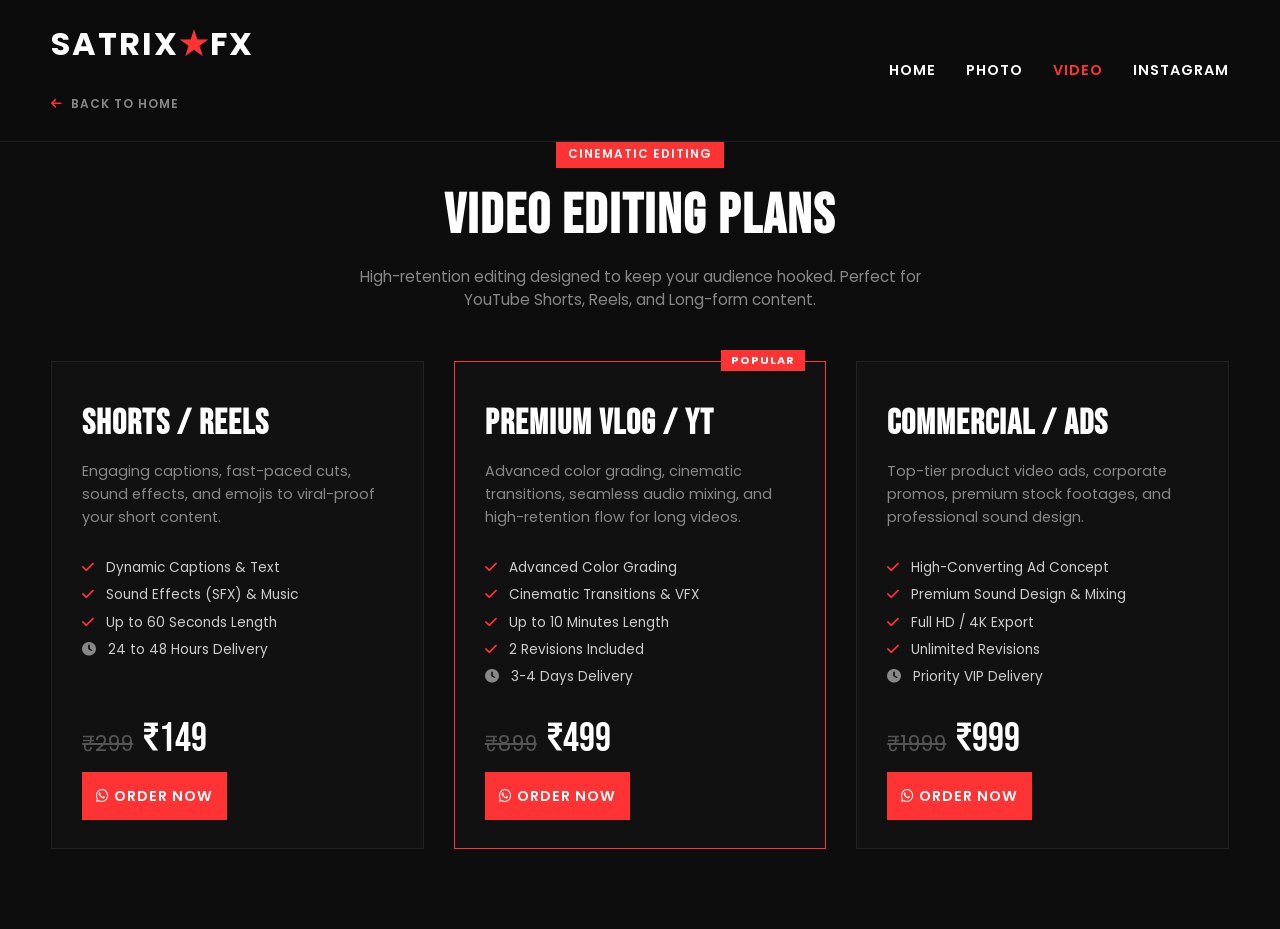
<file: video.html>
<!DOCTYPE html>
<html lang="en">
<head>
    <meta charset="UTF-8">
    <meta name="viewport" content="width=device-width, initial-scale=1.0">
    <title>Video Editing Plans - SATRIXFX</title>
    <link rel="stylesheet" href="style.css">
    <link href="https://fonts.googleapis.com/css2?family=Bebas+Neue&family=Poppins:wght@300;400;600&display=swap" rel="stylesheet">
    <link rel="stylesheet" href="https://cdnjs.cloudflare.com/ajax/libs/font-awesome/6.4.0/css/all.min.css">
</head>
<body>

    <header class="navbar">
        <div class="logo">
            <a href="index.html" style="color:inherit; text-decoration:none;">SATRIX<span>★</span>FX</a>
            <div style="margin-top: 5px;"><a href="index.html" style="color: #888; text-decoration: none; font-size: 0.75rem; font-family: 'Poppins', sans-serif; letter-spacing: 1px; font-weight: 600;"><i class="fa-solid fa-arrow-left" style="color: #ff3333; margin-right: 4px;"></i> BACK TO HOME</a></div>
        </div>
        <div class="menu-toggle" id="mobile-menu">
            <span></span>
            <span></span>
            <span></span>
        </div>
        <nav class="nav-links" id="nav-menu">
            <a href="index.html">HOME</a>
            <a href="photo.html">PHOTO</a>
            <a href="video.html" style="color: #ff3333;">VIDEO</a>
            <a href="instagram.html">INSTAGRAM</a>
        </nav>
    </header>

    <main class="home-section-scroll" style="padding-top: 140px;">
        <div style="text-align: center; margin-bottom: 50px;">
            <div class="brand-badge">CINEMATIC EDITING</div>
            <h1 style="font-family: 'Bebas Neue', sans-serif; font-size: 3.5rem; letter-spacing: 2px;">VIDEO EDITING PLANS</h1>
            <p style="color: #888; max-width: 600px; margin: 15px auto 0 auto; font-size: 0.95rem;">High-retention editing designed to keep your audience hooked. Perfect for YouTube Shorts, Reels, and Long-form content.</p>
        </div>

        <div class="services-container" style="padding: 0;">
            <div class="service-card">
                <div>
                    <h2 class="service-title">SHORTS / REELS</h2>
                    <p class="service-desc">Engaging captions, fast-paced cuts, sound effects, and emojis to viral-proof your short content.</p>
                    <ul style="list-style: none; color: #ccc; font-size: 0.85rem; margin-bottom: 25px; line-height: 2;">
                        <li><i class="fa-solid fa-check" style="color: #ff3333; margin-right: 8px;"></i> Dynamic Captions & Text</li>
                        <li><i class="fa-solid fa-check" style="color: #ff3333; margin-right: 8px;"></i> Sound Effects (SFX) & Music</li>
                        <li><i class="fa-solid fa-check" style="color: #ff3333; margin-right: 8px;"></i> Up to 60 Seconds Length</li>
                        <li><i class="fa-solid fa-clock" style="color: #888; margin-right: 8px;"></i> 24 to 48 Hours Delivery</li>
                    </ul>
                </div>
                <div>
                    <div class="price-tag"><span class="old-price">₹299</span> ₹149</div>
                    <a href="https://wa.me/917061116240?text=Hi, I want to order the Shorts/Reels Video Plan (₹149)" target="_blank" class="whatsapp-btn"><i class="fa-brands fa-whatsapp"></i> ORDER NOW</a>
                </div>
            </div>

            <div class="service-card" style="border-color: #ff3333; position: relative;">
                <div style="position: absolute; top: -12px; right: 20px; background: #ff3333; color: #fff; font-size: 0.7rem; font-weight: bold; padding: 2px 10px; letter-spacing: 1px;">POPULAR</div>
                <div>
                    <h2 class="service-title">PREMIUM VLOG / YT</h2>
                    <p class="service-desc">Advanced color grading, cinematic transitions, seamless audio mixing, and high-retention flow for long videos.</p>
                    <ul style="list-style: none; color: #ccc; font-size: 0.85rem; margin-bottom: 25px; line-height: 2;">
                        <li><i class="fa-solid fa-check" style="color: #ff3333; margin-right: 8px;"></i> Advanced Color Grading</li>
                        <li><i class="fa-solid fa-check" style="color: #ff3333; margin-right: 8px;"></i> Cinematic Transitions & VFX</li>
                        <li><i class="fa-solid fa-check" style="color: #ff3333; margin-right: 8px;"></i> Up to 10 Minutes Length</li>
                        <li><i class="fa-solid fa-check" style="color: #ff3333; margin-right: 8px;"></i> 2 Revisions Included</li>
                        <li><i class="fa-solid fa-clock" style="color: #888; margin-right: 8px;"></i> 3-4 Days Delivery</li>
                    </ul>
                </div>
                <div>
                    <div class="price-tag"><span class="old-price">₹899</span> ₹499</div>
                    <a href="https://wa.me/917061116240?text=Hi, I want to order the Premium Vlog/YouTube Video Plan (₹499)" target="_blank" class="whatsapp-btn"><i class="fa-brands fa-whatsapp"></i> ORDER NOW</a>
                </div>
            </div>

            <div class="service-card">
                <div>
                    <h2 class="service-title">COMMERCIAL / ADS</h2>
                    <p class="service-desc">Top-tier product video ads, corporate promos, premium stock footages, and professional sound design.</p>
                    <ul style="list-style: none; color: #ccc; font-size: 0.85rem; margin-bottom: 25px; line-height: 2;">
                        <li><i class="fa-solid fa-check" style="color: #ff3333; margin-right: 8px;"></i> High-Converting Ad Concept</li>
                        <li><i class="fa-solid fa-check" style="color: #ff3333; margin-right: 8px;"></i> Premium Sound Design & Mixing</li>
                        <li><i class="fa-solid fa-check" style="color: #ff3333; margin-right: 8px;"></i> Full HD / 4K Export</li>
                        <li><i class="fa-solid fa-check" style="color: #ff3333; margin-right: 8px;"></i> Unlimited Revisions</li>
                        <li><i class="fa-solid fa-clock" style="color: #888; margin-right: 8px;"></i> Priority VIP Delivery</li>
                    </ul>
                </div>
                <div>
                    <div class="price-tag"><span class="old-price">₹1999</span> ₹999</div>
                    <a href="https://wa.me/917061116240?text=Hi, I want to order the Commercial/Ads Video Plan (₹999)" target="_blank" class="whatsapp-btn"><i class="fa-brands fa-whatsapp"></i> ORDER NOW</a>
                </div>
            </div>
        </div>
    </main>

    <script>
        const mobileMenu = document.getElementById('mobile-menu');
        const navMenu = document.getElementById('nav-menu');

        mobileMenu.addEventListener('click', () => {
            navMenu.classList.toggle('active');
        });
    </script>
</body>
</html>
</file>
<file: style.css>
/* ==========================================
   SATRIXFX OFFICIAL PREMIUM STYLESHEET [2026]
   ========================================== */

* {
    margin: 0;
    padding: 0;
    box-sizing: border-box;
    font-family: 'Poppins', sans-serif;
}

body {
    background-color: #0d0d0d;
    color: #ffffff;
    overflow-x: hidden;
}

/* --- NAVIGATION BAR --- */
.navbar {
    display: flex;
    justify-content: space-between;
    align-items: center;
    padding: 20px 4%;
    background-color: rgba(13, 13, 13, 0.95);
    position: fixed;
    top: 0;
    width: 100%;
    z-index: 1000;
    border-bottom: 1px solid #222;
}

.logo {
    font-family: 'Bebas Neue', sans-serif;
    font-size: 2rem;
    letter-spacing: 2px;
    font-weight: bold;
}

.logo span {
    color: #ff3333;
}

.nav-links {
    display: flex;
    gap: 30px;
}

.nav-links a {
    color: #ffffff;
    text-decoration: none;
    font-weight: 600;
    font-size: 0.9rem;
    letter-spacing: 1px;
    transition: color 0.3s ease;
}

.nav-links a:hover {
    color: #ff3333;
}

/* --- MOBILE MENU TOGGLE --- */
.menu-toggle {
    display: none;
    flex-direction: column;
    gap: 5px;
    cursor: pointer;
}

.menu-toggle span {
    width: 25px;
    height: 3px;
    background-color: #fff;
    transition: 0.3s;
}

/* --- HERO CONTAINER --- */
.hero-container {
    padding: 140px 4% 60px 4%;
    min-height: 100vh;
    display: flex;
    flex-direction: column;
    justify-content: space-between;
}

.cast-bar {
    display: flex;
    gap: 40px;
    font-family: 'Bebas Neue', sans-serif;
    font-size: 1.2rem;
    color: #888;
    letter-spacing: 2px;
}

.main-visual {
    position: relative;
    display: flex;
    justify-content: center;
    align-items: center;
    margin: 40px 0;
}

.bg-title {
    font-family: 'Bebas Neue', sans-serif;
    font-size: 15vw;
    line-height: 0.8;
    color: #1a1a1a;
    user-select: none;
    letter-spacing: 4px;
}

.character-img {
    position: absolute;
    height: 110%;
    max-height: 450px;
    object-fit: contain;
    bottom: -10px;
    filter: drop-shadow(0 10px 20px rgba(255, 51, 51, 0.2));
}

.year-badge {
    position: absolute;
    right: 5%;
    bottom: 10%;
    font-family: 'Bebas Neue', sans-serif;
    color: #ff3333;
    font-size: 1.5rem;
    letter-spacing: 1px;
}

/* --- INFO PANEL --- */
.info-panel {
    display: flex;
    justify-content: space-between;
    align-items: flex-end;
    border-top: 1px solid #222;
    padding-top: 30px;
    gap: 40px;
}

.brand-badge {
    background: #ff3333;
    color: #fff;
    padding: 5px 12px;
    font-size: 0.75rem;
    font-weight: 600;
    letter-spacing: 1px;
    display: inline-block;
    margin-bottom: 15px;
}

.description {
    font-size: 1rem;
    color: #aaa;
    max-width: 500px;
    line-height: 1.6;
}

.cta-btn {
    background: transparent;
    color: #fff;
    border: 2px solid #fff;
    padding: 15px 35px;
    font-size: 0.9rem;
    font-weight: 600;
    text-decoration: none;
    letter-spacing: 1px;
    display: inline-flex;
    align-items: center;
    gap: 15px;
    transition: 0.3s ease;
}

.cta-btn:hover {
    background: #fff;
    color: #000;
}

/* --- SERVICES SECTION --- */
.services-container {
    padding: 60px 4%;
    display: grid;
    grid-template-columns: repeat(auto-fit, minmax(300px, 1fr));
    gap: 30px;
}

.service-card {
    background: #111;
    border: 1px solid #222;
    padding: 40px 30px;
    display: flex;
    flex-direction: column;
    justify-content: space-between;
    transition: transform 0.3s, border-color 0.3s;
}

.service-card:hover {
    transform: translateY(-5px);
    border-color: #ff3333;
}

.service-title {
    font-family: 'Bebas Neue', sans-serif;
    font-size: 2.2rem;
    letter-spacing: 1px;
    margin-bottom: 15px;
}

.service-desc {
    color: #888;
    font-size: 0.9rem;
    line-height: 1.6;
    margin-bottom: 25px;
}

.price-tag {
    font-family: 'Bebas Neue', sans-serif;
    font-size: 2.5rem;
    color: #fff;
    margin-bottom: 20px;
    display: flex;
    align-items: baseline;
    gap: 10px;
}

.old-price {
    font-size: 1.3rem;
    color: #555;
    text-decoration: line-through;
}

.per-service {
    font-family: 'Poppins', sans-serif;
    font-size: 0.8rem;
    color: #666;
}

.whatsapp-btn {
    background: #ff3333;
    color: #fff;
    text-align: center;
    padding: 14px;
    text-decoration: none;
    font-weight: 600;
    font-size: 0.9rem;
    letter-spacing: 1px;
    transition: background 0.3s;
}

.whatsapp-btn:hover {
    background: #cc0000;
}

/* --- SECTIONS ON HOME --- */
.home-section-scroll {
    padding: 80px 4%;
}

/* --- RESPONSIVE DESIGN (MOBILE & TABLET) --- */
@media (max-width: 900px) {
    .nav-links {
        display: none;
        flex-direction: column;
        position: absolute;
        top: 100%;
        left: 0;
        width: 100%;
        background: #0d0d0d;
        padding: 20px;
        border-bottom: 1px solid #222;
        gap: 20px;
    }

    .nav-links.active {
        display: flex;
    }

    .menu-toggle {
        display: flex;
    }

    .info-panel {
        flex-direction: column;
        align-items: flex-start;
        gap: 25px;
    }

    .cta-btn {
        width: 100%;
        justify-content: center;
    }
}

@media (max-width: 600px) {
    .cast-bar {
        gap: 20px;
        font-size: 0.9rem;
    }

    .bg-title {
        font-size: 22vw;
    }

    .character-img {
        max-height: 300px;
    }
}
</file>
